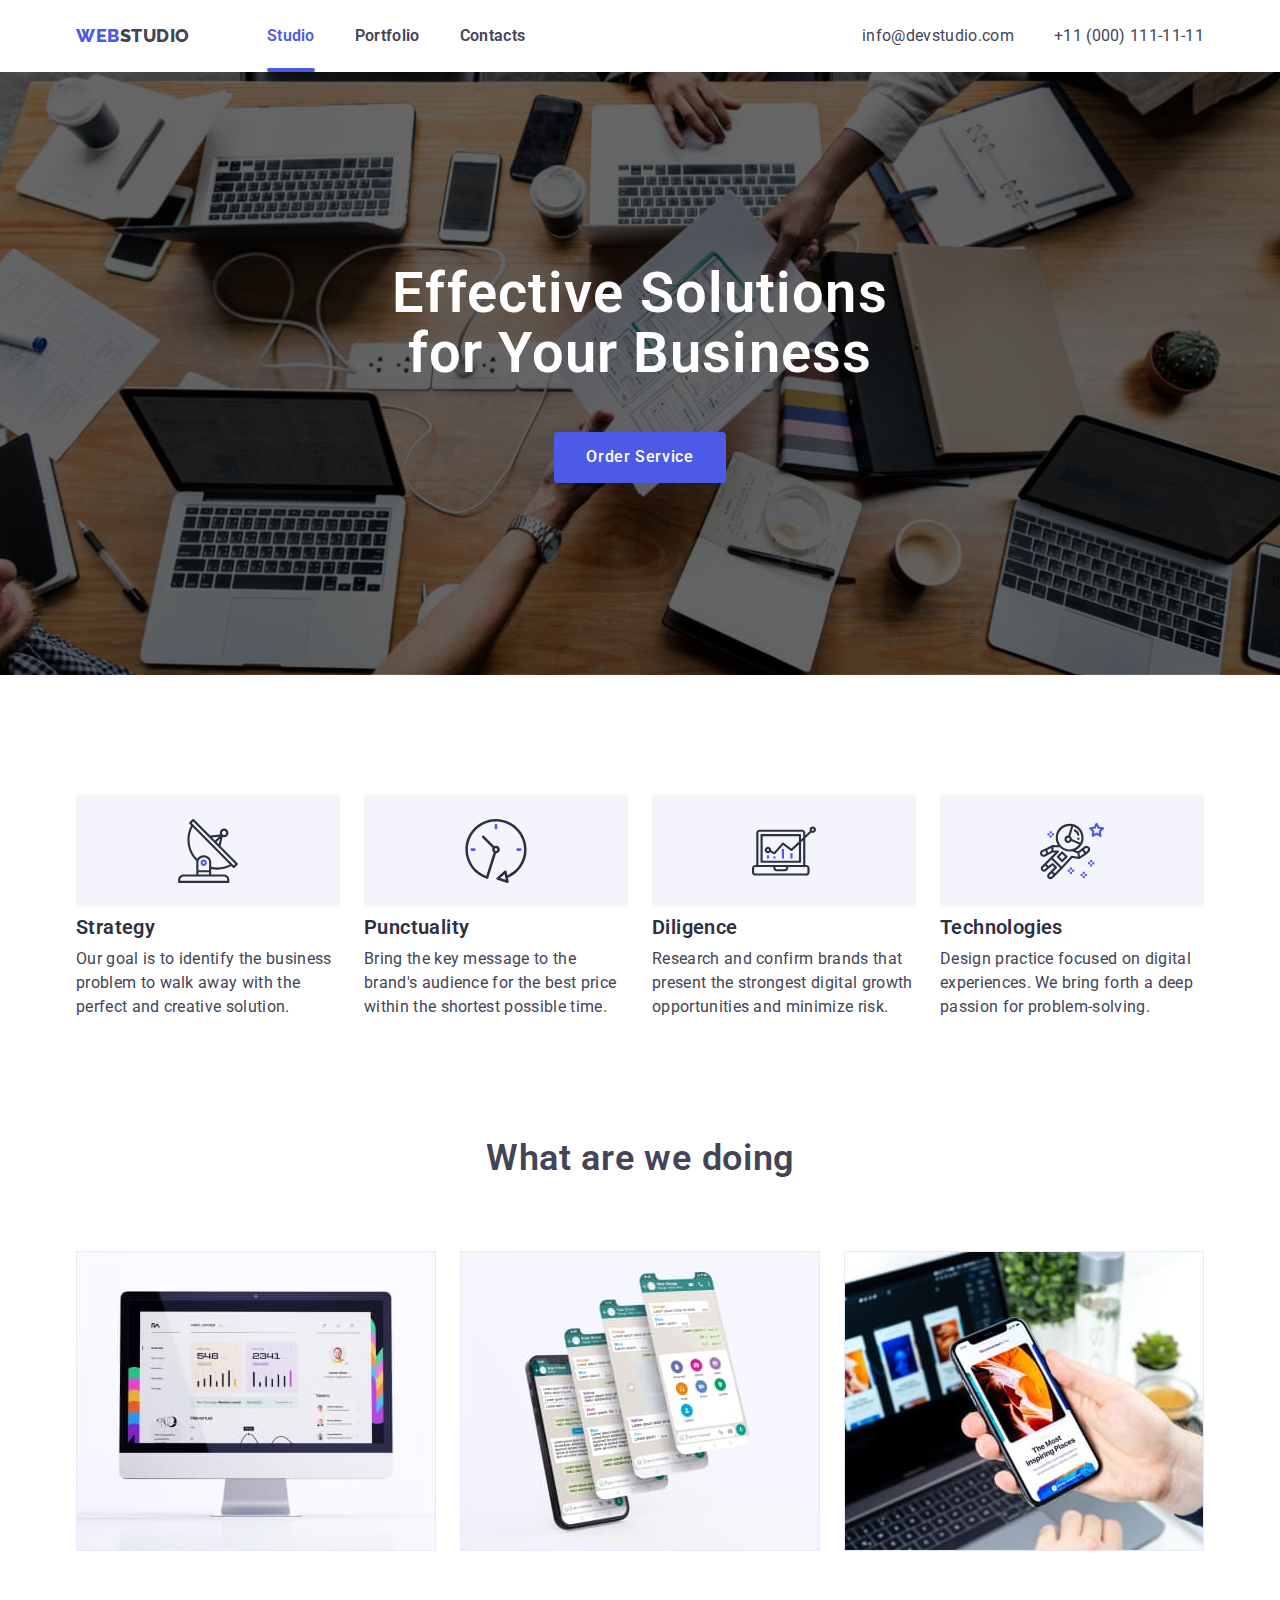
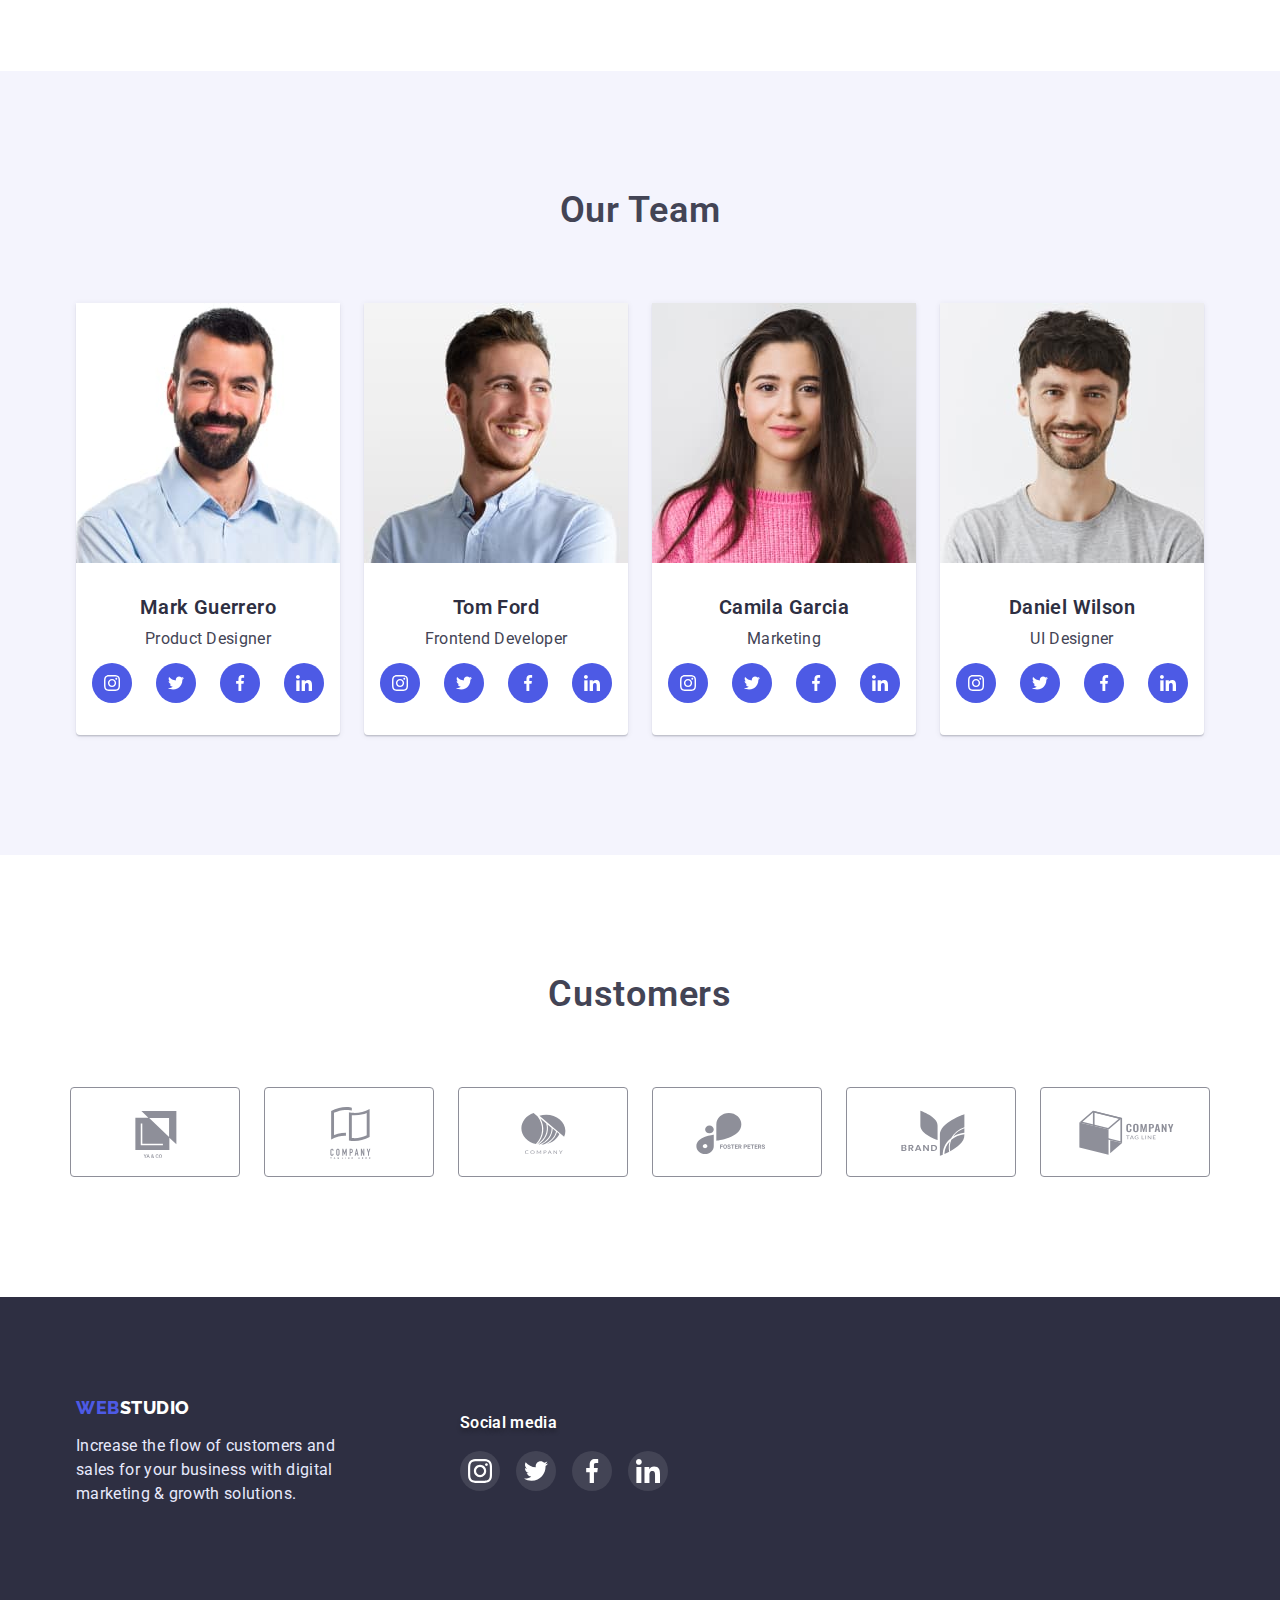
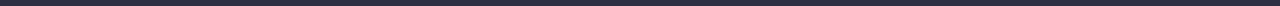
<file: index.html>
<!DOCTYPE html>
<html lang="en">
  <head>
    <meta charset="UTF-8" />
    <meta http-equiv="X-UA-Compatible" content="IE=edge" />
    <meta name="viewport" content="width=device-width, initial-scale=1.0" />
    <title>Web Studio</title>
    <link
      href="https://fonts.googleapis.com/css2?family=Raleway:wght@700&family=Roboto:wght@400;500;700;900&display=swap"
      rel="stylesheet"
    />
    <link
      rel="stylesheet"
      href="https://cdn.jsdelivr.net/npm/modern-normalize@1.1.0/modern-normalize.min.css"
    />
    <link rel="stylesheet" href="./css/styles.css" />
  </head>
  <body>
    <header class="site-header section">
      <div class="container-nav container">
        <nav class="site-nav">
          <a href="./index.html" class="logo"
            ><span class="web">Web</span>Studio</a
          >
          <ul class="nav list">
            <li class="nav-item"><a href="./index.html" class="nav-link current">Studio</a></li>
            <li class="nav-item"><a href="./portfolio.html" class="nav-link">Portfolio</a></li>
            <li class="nav-item"><a href="" class="nav-link">Contacts</a></li>
          </ul>
        </nav>
        <ul class="contacts list">
          <li>
            <a href="mailto:info@devstudio.com" class="contacts-link"
              >info@devstudio.com</a
            >
          </li>
          <li>
            <a href="tel:+110001111111" class="contacts-link"
              >+11 (000) 111-11-11</a
            >
          </li>
        </ul>
      </div>
    </header>

    <main>
      <!-- Hero -->

      <section class="hero section">
        <h1 class="hero-title">Effective Solutions for Your Business</h1>
        <button type="button" class="hero-button" data-modal-open>Order Service</button>
      </section>

      <!-- Feature -->

      <section class="feature section">
        <div class="container">
          <h2 class="visually-hidden">Feature</h2>
          <ul class="feature-list list">
            <li class="feature-item">
              <div class="feature-img">
              <svg width="64" height="64">
                <use href="./images/icons.svg#antenna"></use>
              </svg>
            </div>
              <h3 class="feature-title">Strategy</h3>
              <p class="text">
                Our goal is to identify the business problem to walk away with
                the perfect and creative solution.
              </p>
            </li>
            <li class="feature-item">
              <div class="feature-img">
              <svg width="64" height="64">
                <use href="./images/icons.svg#clock"></use>
              </svg>
            </div>
              <h3 class="feature-title">Punctuality</h3>
              <p class="text">
                Bring the key message to the brand's audience for the best price
                within the shortest possible time.
              </p>
            </li>
            <li class="feature-item">
              <div class="feature-img">
              <svg width="64" height="64">
                <use href="./images/icons.svg#diagram"></use>
              </svg>
            </div>
              <h3 class="feature-title">Diligence</h3>
              <p class="text">
                Research and confirm brands that present the strongest digital
                growth opportunities and minimize risk.
              </p>
            </li>
            <li class="feature-item">
              <div class="feature-img">
              <svg width="64" height="64">
                <use href="./images/icons.svg#astronaut"></use>
              </svg>
            </div>
              <h3 class="feature-title">Technologies</h3>
              <p class="text">
                Design practice focused on digital experiences. We bring forth a
                deep passion for problem-solving.
              </p>
            </li>
          </ul>
        </div>
      </section>

      <!-- What are we doing -->

      <section class="promotion section">
        <div class="container">
          <h2 class="section-title">What are we doing</h2>
          <ul class="promotion-list list">
            <li>
              <img
                src="./images/imac.jpg"
                alt="Desktop applications"
                width="360"
              />
            </li>
            <li>
              <img
                src="./images/ios.jpg"
                alt="Mobile applications"
                width="360"
              />
            </li>
            <li>
              <img
                src="./images/iphone.jpg"
                alt="Design solutions"
                width="360"
              />
            </li>
          </ul>
        </div>
      </section>

      <!-- Our Team -->

      <section class="team section">
        <div class="container">
          <h2 class="section-title">Our Team</h2>
          <ul class="team-list list">
            <li class="team-item">
              <img
                src="./images/guerrero.jpg"
                alt="Mark Guerrero"
                width="264"
              />
              <div class="team-card">
                <h3 class="team-title">Mark Guerrero</h3>
                <p class="text">Product Designer</p>
                <ul class="team-social list">
                  <li>
                    <a class="team-social-item" href="#">
                    <svg class="social-icon" width="16" height="16">
                      <use href="./images/icons.svg#instagram"></use>
                    </svg></a>
                  </li>
                  <li>
                    <a class="team-social-item" href="#">
                    <svg class="social-icon" width="16" height="16">
                      <use href="./images/icons.svg#twitter"></use>
                    </svg></a>
                  </li>
                  <li>
                    <a class="team-social-item" href="#">
                    <svg class="social-icon" width="16" height="16">
                      <use href="./images/icons.svg#facebook"></use>
                    </svg></a>
                  </li>
                  <li>
                    <a class="team-social-item" href="#">
                    <svg class="social-icon" width="16" height="16">
                      <use href="./images/icons.svg#linkedin"></use>
                    </svg></a>
                  </li>
                </ul>
              </div>
            </li>
            <li class="team-item">
              <img src="./images/ford.jpg" alt="Tom Ford" width="264" />
              <div class="team-card">
                <h3 class="team-title">Tom Ford</h3>
                <p class="text">Frontend Developer</p>
               <ul class="team-social list">
                  <li>
                    <a class="team-social-item" href="#">
                    <svg class="social-icon" width="16" height="16">
                      <use href="./images/icons.svg#instagram"></use>
                    </svg></a>
                  </li>
                  <li>
                    <a class="team-social-item" href="#">
                    <svg class="social-icon" width="16" height="16">
                      <use href="./images/icons.svg#twitter"></use>
                    </svg></a>
                  </li>
                  <li>
                    <a class="team-social-item" href="#">
                    <svg class="social-icon" width="16" height="16">
                      <use href="./images/icons.svg#facebook"></use>
                    </svg></a>
                  </li>
                  <li>
                    <a class="team-social-item" href="#">
                    <svg class="social-icon" width="16" height="16">
                      <use href="./images/icons.svg#linkedin"></use>
                    </svg></a>
                  </li>
                </ul>
              </div>
            </li>
            <li class="team-item">
              <img src="./images/garcia.jpg" alt="Camila Garcia" width="264" />
              <div class="team-card">
                <h3 class="team-title">Camila Garcia</h3>
                <p class="text">Marketing</p>
               <ul class="team-social list">
                  <li>
                    <a class="team-social-item" href="#">
                    <svg class="social-icon" width="16" height="16">
                      <use href="./images/icons.svg#instagram"></use>
                    </svg></a>
                  </li>
                  <li>
                    <a class="team-social-item" href="#">
                    <svg class="social-icon" width="16" height="16">
                      <use href="./images/icons.svg#twitter"></use>
                    </svg></a>
                  </li>
                  <li>
                    <a class="team-social-item" href="#">
                    <svg class="social-icon" width="16" height="16">
                      <use href="./images/icons.svg#facebook"></use>
                    </svg></a>
                  </li>
                  <li>
                    <a class="team-social-item" href="#">
                    <svg class="social-icon" width="16" height="16">
                      <use href="./images/icons.svg#linkedin"></use>
                    </svg></a>
                  </li>
                </ul>
              </div>
            </li>
            <li class="team-item">
              <img src="./images/wilson.jpg" alt="Daniel Wilson" width="264" />
              <div class="team-card">
                <h3 class="team-title">Daniel Wilson</h3>
                <p class="text">UI Designer</p>
                <ul class="team-social list">
                  <li>
                    <a class="team-social-item" href="#">
                    <svg class="social-icon" width="16" height="16">
                      <use href="./images/icons.svg#instagram"></use>
                    </svg></a>
                  </li>
                  <li>
                    <a class="team-social-item" href="#">
                    <svg class="social-icon" width="16" height="16">
                      <use href="./images/icons.svg#twitter"></use>
                    </svg></a>
                  </li>
                  <li>
                    <a class="team-social-item" href="#">
                    <svg class="social-icon" width="16" height="16">
                      <use href="./images/icons.svg#facebook"></use>
                    </svg></a>
                  </li>
                  <li>
                    <a class="team-social-item" href="#">
                    <svg class="social-icon" width="16" height="16">
                      <use href="./images/icons.svg#linkedin"></use>
                    </svg></a>
                  </li>
                </ul>
              </div>
            </li>
          </ul>
        </div>
      </section>

      <!-- Customers -->

      <section class="customers">
        <div class="container">
        <h2 class="section-title">Customers</h2>
        <ul class="customers-list list">
          <li>
            <a class="customers-item" href="#">
            <svg class="customers-icon" width="104" height="56">
              <use href="./images/icons.svg#Logo1"></use>
            </svg>
            </a>
          </li>
          <li>
            <a class="customers-item" href="#">
            <svg class="customers-icon" width="104" height="56">
              <use href="./images/icons.svg#Logo2"></use>
            </svg>
            </a>
          </li>
          <li>
            <a class="customers-item" href="#">
            <svg class="customers-icon" width="104" height="56">
              <use href="./images/icons.svg#Logo3"></use>
            </svg>
            </a>
          </li>
          <li>
            <a class="customers-item" href="#">
            <svg class="customers-icon" width="104" height="56">
              <use href="./images/icons.svg#Logo4"></use>
            </svg>
            </a>
          </li>
          <li>
            <a class="customers-item" href="#">
            <svg class="customers-icon" width="104" height="56">
              <use href="./images/icons.svg#Logo5"></use>
            </svg>
            </a>
          </li>
          <li>
            <a class="customers-item" href="#">
            <svg class="customers-icon" width="104" height="56">
              <use href="./images/icons.svg#Logo6"></use>
            </svg>
            </a>
          </li>
        </ul>
      </div>
      </section>
    </main>

    <footer class="footer section">
      <div class="footer-container container">
        <div class="footer-logo-container">
          <a href="./index.html" class="logo"
            ><span class="web">Web</span><span class="studio">Studio</span></a>
          <p class="footer-text">
            Increase the flow of customers and sales for your business with
            digital marketing & growth solutions.
          </p>
        </div>
          <div class="footer-container-social">
            <p class="social-text">Social media</p>         
          <ul class="footer-social list">
                  <li>
                    <a class="footer-social-item" href="#">
                    <svg class="social-icon" width="24" height="24">
                      <use href="./images/icons.svg#instagram"></use>
                    </svg></a>
                  </li>
                  <li>
                    <a class="footer-social-item" href="#">
                    <svg class="social-icon" width="24" height="24">
                      <use href="./images/icons.svg#twitter"></use>
                    </svg></a>
                  </li>
                  <li>
                    <a class="footer-social-item" href="#">
                    <svg class="social-icon" width="24" height="24">
                      <use href="./images/icons.svg#facebook"></use>
                    </svg></a>
                  </li>
                  <li>
                    <a class="footer-social-item" href="#">
                    <svg class="social-icon" width="24" height="24">
                      <use href="./images/icons.svg#linkedin"></use>
                    </svg></a>
                  </li>
                </ul>
        </div>
      </div>
    </footer>

    <div class="backdrop is-hidden" data-modal>
      <div class="modal">
        <button type="button" class="modal-close-btn" data-modal-close>
          <svg class="close-btn-icon" width="8" height="8">
            <use href="./images/icons.svg#close-black"></use>
          </svg>
        </button>
      </div>
    </div>

    <script src="./js/modal.js"></script>
  </body>
</html>
</file>
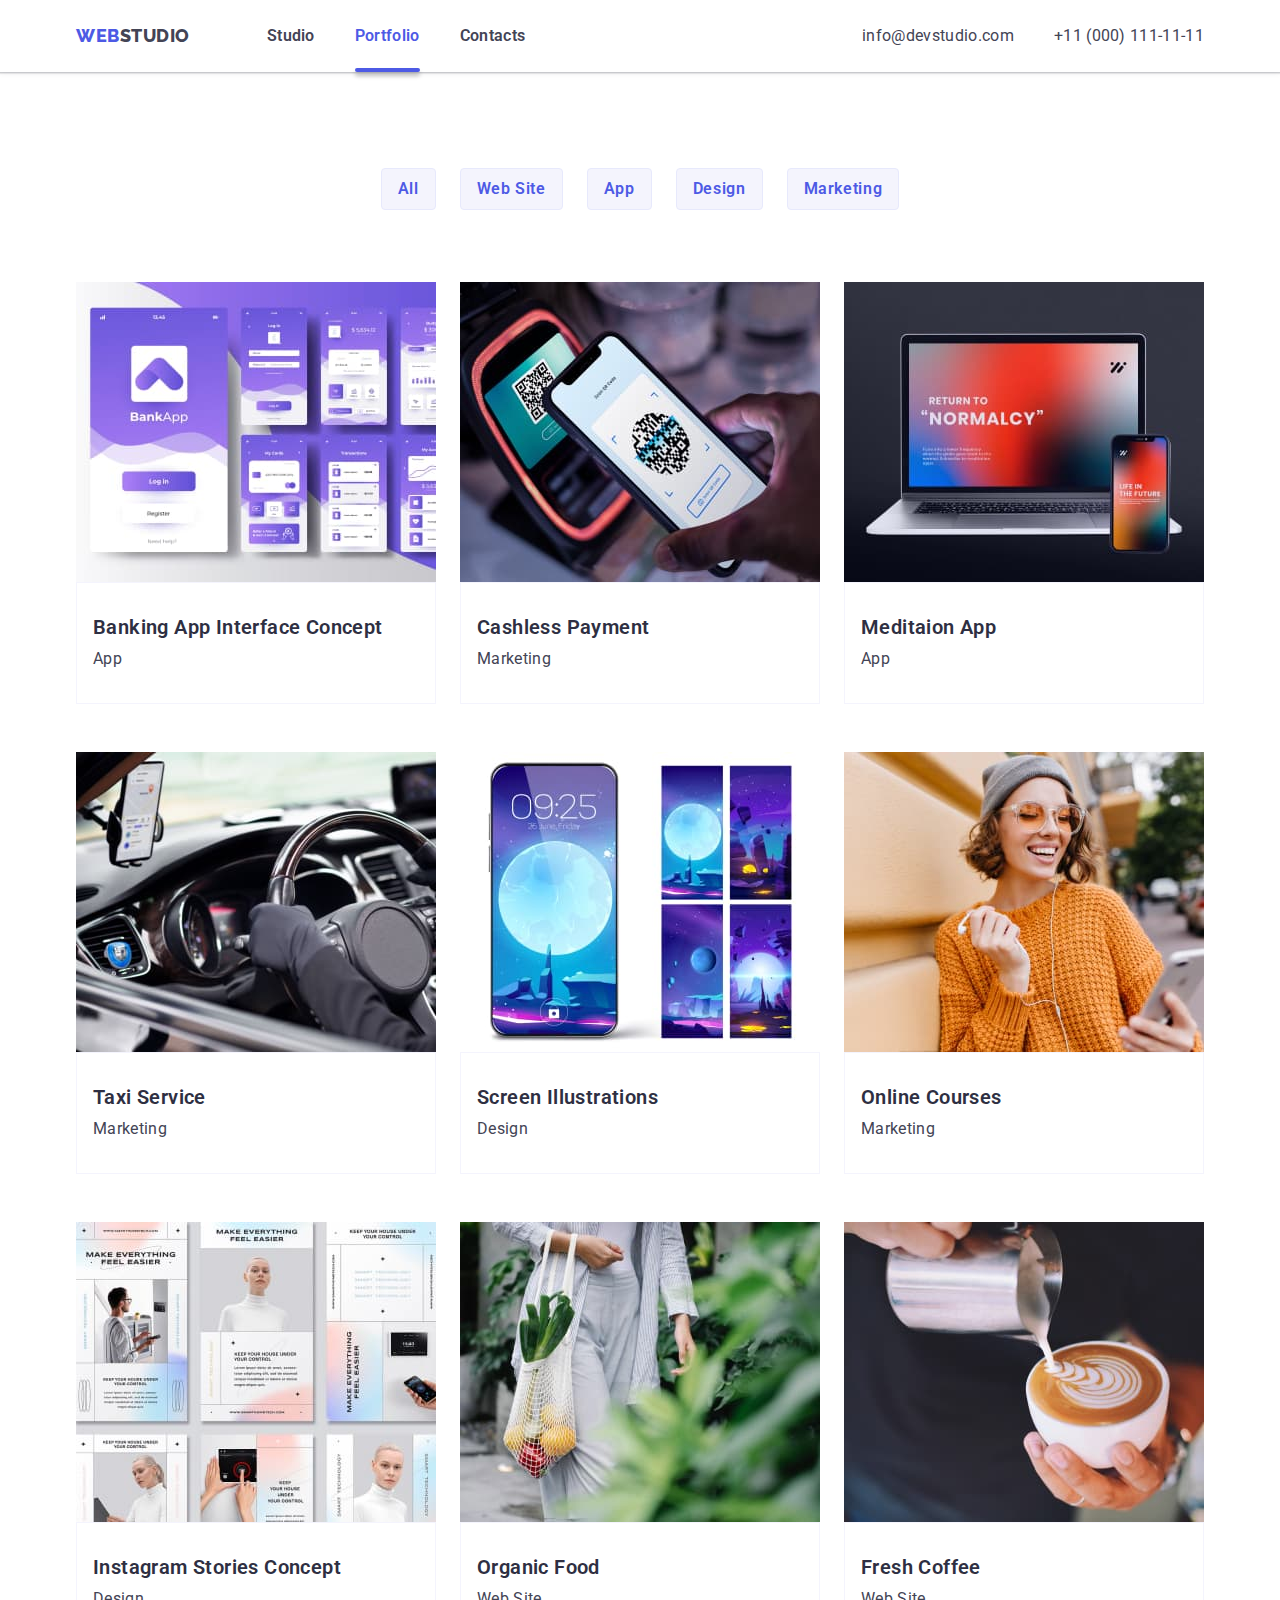
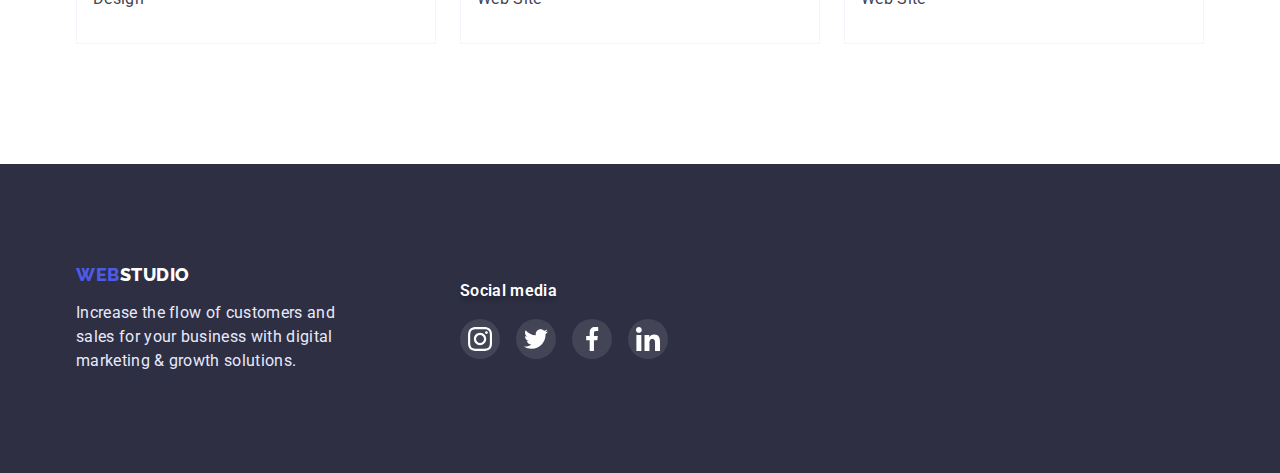
<file: portfolio.html>
<!DOCTYPE html>
<html lang="en">
  <head>
    <meta charset="UTF-8" />
    <meta http-equiv="X-UA-Compatible" content="IE=edge" />
    <meta name="viewport" content="width=device-width, initial-scale=1.0" />
    <title>Web Studio</title>
    <link
      href="https://fonts.googleapis.com/css2?family=Raleway:wght@700&family=Roboto:wght@400;500;700;900&display=swap"
      rel="stylesheet"
    />
    <link
      rel="stylesheet"
      href="https://cdn.jsdelivr.net/npm/modern-normalize@1.1.0/modern-normalize.min.css"
    />
    <link rel="stylesheet" href="./css/styles.css" />
  </head>

  <body>
    <header class="site-header section">
      <div class="container-nav container">
        <nav class="site-nav">
          <a href="./index.html" class="logo"
            ><span class="web">Web</span>Studio</a
          >
          <ul class="nav list">
            <li class="nav-item">
              <a href="./index.html" class="nav-link">Studio</a>
            </li>
            <li class="nav-item">
              <a href="./portfolio.html" class="nav-link current">Portfolio</a>
            </li>
            <li class="nav-item"><a href="" class="nav-link">Contacts</a></li>
          </ul>
        </nav>
        <ul class="contacts list">
          <li>
            <a href="mailto:info@devstudio.com" class="contacts-link"
              >info@devstudio.com</a
            >
          </li>
          <li>
            <a href="tel:+110001111111" class="contacts-link"
              >+11 (000) 111-11-11</a
            >
          </li>
        </ul>
      </div>
    </header>
    <main>
      <!-- Portfolio -->

      <section class="portfolio section">
        <div class="container">
          <h1 class="visually-hidden">Portfolio</h1>
          <ul class="filters-list list">
            <li><button type="button" class="filters-link">All</button></li>
            <li>
              <button type="button" class="filters-link">Web Site</button>
            </li>
            <li><button type="button" class="filters-link">App</button></li>
            <li><button type="button" class="filters-link">Design</button></li>
            <li>
              <button type="button" class="filters-link">Marketing</button>
            </li>
          </ul>
          <ul class="portfolio-list list">
            <li class="portfolio-item">
              <a class="portfolio-link" href="#">
                <div class="portfolio-card-img">
                  <img
                    src="./images/bankingapp.jpg"
                    alt="Banking App"
                    width="360"
                  />
                  <p class="overlay">
                    14 Stylish and User-Friendly App Design Concepts · Task
                    Manager App · Calorie Tracker App · Exotic Fruit Ecommerce
                    App · Cloud Storage App
                  </p>
                </div>
                <div class="portfolio-card">
                  <h2 class="portfolio-title">Banking App Interface Concept</h2>
                  <p class="portfolio-text">App</p>
                </div>
              </a>
            </li>
            <li class="portfolio-item">
              <a class="portfolio-link" href="#">
                <div class="portfolio-card-img">
                  <img
                    src="./images/cashlesspayment.jpg"
                    alt="Cashless Payment"
                    width="360"
                  />
                  <p class="overlay">
                    14 Stylish and User-Friendly App Design Concepts · Task
                    Manager App · Calorie Tracker App · Exotic Fruit Ecommerce
                    App · Cloud Storage App
                  </p>
                </div>
                <div class="portfolio-card">
                  <h2 class="portfolio-title">Cashless Payment</h2>
                  <p class="portfolio-text">Marketing</p>
                </div>
              </a>
            </li>
            <li class="portfolio-item">
              <a class="portfolio-link" href="#">
                <div class="portfolio-card-img">
                  <img
                    src="./images/meditaionapp.jpg"
                    alt="Meditaion App"
                    width="360"
                  />
                  <p class="overlay">
                    14 Stylish and User-Friendly App Design Concepts · Task
                    Manager App · Calorie Tracker App · Exotic Fruit Ecommerce
                    App · Cloud Storage App
                  </p>
                </div>
                <div class="portfolio-card">
                  <h2 class="portfolio-title">Meditaion App</h2>
                  <p class="portfolio-text">App</p>
                </div>
              </a>
            </li>
            <li class="portfolio-item">
              <a class="portfolio-link" href="#">
                <div class="portfolio-card-img">
                  <img
                    src="./images/taxiservice.jpg"
                    alt="Taxi Service"
                    width="360"
                  />
                  <p class="overlay">
                    14 Stylish and User-Friendly App Design Concepts · Task
                    Manager App · Calorie Tracker App · Exotic Fruit Ecommerce
                    App · Cloud Storage App
                  </p>
                </div>
                <div class="portfolio-card">
                  <h2 class="portfolio-title">Taxi Service</h2>
                  <p class="portfolio-text">Marketing</p>
                </div>
              </a>
            </li>
            <li class="portfolio-item">
              <a class="portfolio-link" href="#">
                <div class="portfolio-card-img">
                  <img
                    src="./images/screenillustrations.jpg"
                    alt="Screen Illustrations"
                    width="360"
                  />
                  <p class="overlay">
                    14 Stylish and User-Friendly App Design Concepts · Task
                    Manager App · Calorie Tracker App · Exotic Fruit Ecommerce
                    App · Cloud Storage App
                  </p>
                </div>
                <div class="portfolio-card">
                  <h2 class="portfolio-title">Screen Illustrations</h2>
                  <p class="portfolio-text">Design</p>
                </div>
              </a>
            </li>
            <li class="portfolio-item">
              <a class="portfolio-link" href="#">
                <div class="portfolio-card-img">
                  <img
                    src="./images/onlinecourses.jpg"
                    alt="Online Courses"
                    width="360"
                  />
                  <p class="overlay">
                    14 Stylish and User-Friendly App Design Concepts · Task
                    Manager App · Calorie Tracker App · Exotic Fruit Ecommerce
                    App · Cloud Storage App
                  </p>
                </div>
                <div class="portfolio-card">
                  <h2 class="portfolio-title">Online Courses</h2>
                  <p class="portfolio-text">Marketing</p>
                </div>
              </a>
            </li>
            <li class="portfolio-item">
              <a class="portfolio-link" href="#">
                <div class="portfolio-card-img">
                  <img
                    src="./images/instagramstories.jpg"
                    alt="Instagram Stories"
                    width="360"
                  />
                  <p class="overlay">
                    14 Stylish and User-Friendly App Design Concepts · Task
                    Manager App · Calorie Tracker App · Exotic Fruit Ecommerce
                    App · Cloud Storage App
                  </p>
                </div>
                <div class="portfolio-card">
                  <h2 class="portfolio-title">Instagram Stories Concept</h2>
                  <p class="portfolio-text">Design</p>
                </div>
              </a>
            </li>
            <li class="portfolio-item">
              <a class="portfolio-link" href="#">
                <div class="portfolio-card-img">
                  <img
                    src="./images/organicfood.jpg"
                    alt="Organic Food"
                    width="360"
                  />
                  <p class="overlay">
                    14 Stylish and User-Friendly App Design Concepts · Task
                    Manager App · Calorie Tracker App · Exotic Fruit Ecommerce
                    App · Cloud Storage App
                  </p>
                </div>
                <div class="portfolio-card">
                  <h2 class="portfolio-title">Organic Food</h2>
                  <p class="portfolio-text">Web Site</p>
                </div>
              </a>
            </li>
            <li class="portfolio-item">
              <a class="portfolio-link" href="#">
                <div class="portfolio-card-img">
                  <img
                    src="./images/freshcoffee.jpg"
                    alt="Fresh Coffee"
                    width="360"
                  />
                  <p class="overlay">
                    14 Stylish and User-Friendly App Design Concepts · Task
                    Manager App · Calorie Tracker App · Exotic Fruit Ecommerce
                    App · Cloud Storage App
                  </p>
                </div>
                <div class="portfolio-card">
                  <h2 class="portfolio-title">Fresh Coffee</h2>
                  <p class="portfolio-text">Web Site</p>
                </div>
              </a>
            </li>
          </ul>
        </div>
      </section>
    </main>

    <footer class="footer section">
      <div class="footer-container container">
        <div class="footer-logo-container">
          <a href="./index.html" class="logo"
            ><span class="web">Web</span><span class="studio">Studio</span></a
          >
          <p class="footer-text">
            Increase the flow of customers and sales for your business with
            digital marketing & growth solutions.
          </p>
        </div>
        <div class="footer-container-social">
          <p class="social-text">Social media</p>
          <ul class="footer-social list">
            <li>
              <a class="footer-social-item" href="#">
                <svg class="social-icon" width="24" height="24">
                  <use href="./images/icons.svg#instagram"></use></svg
              ></a>
            </li>
            <li>
              <a class="footer-social-item" href="#">
                <svg class="social-icon" width="24" height="24">
                  <use href="./images/icons.svg#twitter"></use></svg
              ></a>
            </li>
            <li>
              <a class="footer-social-item" href="#">
                <svg class="social-icon" width="24" height="24">
                  <use href="./images/icons.svg#facebook"></use></svg
              ></a>
            </li>
            <li>
              <a class="footer-social-item" href="#">
                <svg class="social-icon" width="24" height="24">
                  <use href="./images/icons.svg#linkedin"></use></svg
              ></a>
            </li>
          </ul>
        </div>
      </div>
    </footer>
  </body>
</html>
</file>
<file: css/styles.css>
:root {
  --primary-text-color: #434455;
  --secondary-accent-color: #404bbf;
  --title-text-color: #2e2f42;
  --accent-color: #4d5ae5;
  --primary-white-color: #ffffff;
  --section-team-bg-color: #f4f4fd;
  --site-backgroung-color: #e5e5e5;
  --footer-text-color: #e7e9fc;
  --customers-color: #8e8f99;
  --accent-social-color: #31d0aa;
}

h1,
h2,
h3,
h4,
p {
  margin-top: 0;
  margin-bottom: 0;
}

ul {
  margin-top: 0;
  margin-bottom: 0;
  padding-left: 0;
}

img {
  display: block;
}

button {
  cursor: pointer;
}

body {
  background-color: var(--primary-white-color);
  color: var(--primary-text-color);
  font-family: Roboto, sans-serif;
  font-size: 16px;
}

.list {
  list-style: none;
  padding-inline-start: 0;
  margin: 0;
}

.visually-hidden {
  position: absolute;
  white-space: nowrap;
  width: 1px;
  height: 1px;
  overflow: hidden;
  border: 0;
  padding: 0;
  clip: rect(0 0 0 0);
  clip-path: inset(50%);
  margin: -1px;
}

.container {
  padding: 0 15px;
  margin-left: auto;
  margin-right: auto;
  max-width: 1158px;
}

/* Header */

.site-header {
  box-shadow: 0px 2px 1px rgba(46, 47, 66, 0.08),
    0px 1px 1px rgba(46, 47, 66, 0.16), 0px 1px 6px rgba(46, 47, 66, 0.08);
}

/* .site-header:hover,
.site-header:focus {
  box-shadow: 0px 4px 4px rgba(0, 0, 0, 0.25);
} */

.logo {
  color: var(--secondary-text-color);
  font-family: Raleway, sans-serif;
  font-weight: 800;
  font-size: 18px;
  line-height: 1.33;
  letter-spacing: 0.03em;
  text-decoration: none;
  text-transform: uppercase;
}

.web {
  color: var(--accent-color);
}

.nav-item {
  position: relative;
  padding-top: 24px;
  padding-bottom: 24px;
}

.nav-link {
  transition: color 250ms cubic-bezier(0.4, 0, 0.2, 1);
  color: var(--secondary-text-color);
  font-weight: 600;
  line-height: 1.5;
  letter-spacing: 0.02em;
  text-decoration: none;
}

.nav-link.current::after {
  position: absolute;
  display: block;
  content: "";
  bottom: 0;
  width: 100%;
  height: 4px;
  border-radius: 2px;
  background-color: var(--accent-color);
  box-shadow: 0px 4px 4px rgba(0, 0, 0, 0.25);
}

.nav-link.current {
  color: var(--accent-color);
}

.nav-link:hover,
.nav-link:focus {
  color: var(--accent-color);
}

.nav-link:active {
  color: var(--accent-color);
}

.contacts-link {
  transition: color 250ms cubic-bezier(0.4, 0, 0.2, 1);
  color: var(--primary-text-color);
  line-height: 1.5;
  letter-spacing: 0.02em;
  text-decoration: none;
}

.contacts-link:hover,
.contacts-link:focus {
  color: var(--accent-color);
}

.container-nav {
  display: flex;
  align-items: center;
}

.site-nav {
  display: flex;
  align-items: center;
}

.nav {
  display: flex;
  align-items: center;
  gap: 40px;
  margin-left: 77px;
}

.contacts {
  display: flex;
  align-items: center;
  margin-left: auto;
  gap: 40px;
}

/* Hero */

.hero {
  padding-top: 192px;
  padding-bottom: 192px;
  max-width: 1440px;
  margin-left: auto;
  margin-right: auto;
  text-align: center;
  background-color: rgba(46, 47, 66, 0.7);
  background-image: linear-gradient(
      to right,
      rgba(0, 0, 0, 0.6),
      rgba(0, 0, 0, 0.6)
    ),
    url(../images/people-office.jpg);
  background-repeat: no-repeat;
  background-size: cover;
  background-position: center;
}
.hero-title {
  margin-left: auto;
  margin-right: auto;
  margin-bottom: 48px;
  max-width: 526px;
  color: var(--primary-white-color);
  font-weight: 600;
  font-size: 56px;
  line-height: 1.07;
  letter-spacing: 0.02em;
}

.hero-button {
  transition: background-color 250ms cubic-bezier(0.4, 0, 0.2, 1),
    box-shadow 250ms cubic-bezier(0.4, 0, 0.2, 1);
  padding: 16px 32px;
  border: none;
  border-radius: 4px;
  color: var(--primary-white-color);
  background-color: var(--accent-color);
  font-family: inherit;
  font-weight: 500;
  line-height: 1.18;
  letter-spacing: 0.04em;
}

.hero-button:hover,
.hero-button:focus {
  box-shadow: 0px 4px 4px rgba(0, 0, 0, 0.15);
}

.hero-button:active {
  background-color: var(--secondary-accent-color);
}

/* Feature */

.feature {
  padding-top: 120px;
  padding-bottom: 120px;
}

.feature-list {
  display: flex;
  align-items: center;
  justify-content: center;
  gap: 24px;
}

.feature-item {
  max-width: 264px;
}

.feature-img {
  display: flex;
  align-items: center;
  justify-content: center;
  padding-top: 24px;
  padding-bottom: 24px;
  margin-bottom: 8px;
  background-color: var(--section-team-bg-color);
}

.feature-title {
  margin-bottom: 8px;
  color: var(--title-text-color);
  font-weight: 600;
  font-size: 20px;
  line-height: 1.2;
  letter-spacing: 0.02em;
}

.text {
  line-height: 1.5;
  letter-spacing: 0.02em;
}

/* What are we doing */

.promotion {
  padding-bottom: 120px;
}

.promotion-list {
  display: flex;
  align-items: center;
  gap: 24px;
}

.section-title {
  margin-bottom: 72px;
  color: var(--secondary-text-color);
  font-weight: 600;
  font-size: 36px;
  line-height: 1.11;
  letter-spacing: 0.02em;
  text-align: center;
}

/* Our Team */

.team {
  padding-top: 120px;
  padding-bottom: 120px;
  background-color: var(--section-team-bg-color);
}

.team-title {
  margin-bottom: 8px;
  color: var(--title-text-color);
  font-weight: 600;
  font-size: 20px;
  line-height: 1.2;
  letter-spacing: 0.02em;
}

.team-list {
  display: flex;
  align-items: center;
  gap: 24px;
}

.team-item {
  background-color: var(--primary-white-color);
  box-shadow: 0px 1px 6px rgba(46, 47, 66, 0.08),
    0px 1px 1px rgba(46, 47, 66, 0.16), 0px 2px 1px rgba(46, 47, 66, 0.08);
  border-radius: 0px 0px 4px 4px;
}

.team-card {
  padding: 32px 16px;
  text-align: center;
}

.team-social {
  display: flex;
  align-items: center;
  justify-content: center;
  gap: 24px;
  margin-top: 12px;
}

.team-social-item {
  transition: box-shadow 250ms cubic-bezier(0.4, 0, 0.2, 1);
  display: flex;
  align-items: center;
  justify-content: center;
  width: 40px;
  height: 40px;
  background-color: var(--accent-color);
  border-radius: 50%;
}

.team-social-item:hover,
.team-social-item:focus {
  box-shadow: 0px 4px 4px rgba(0, 0, 0, 0.25);
}

.social-icon {
  fill: var(--primary-white-color);
}

/* Customers */

.customers {
  padding-top: 120px;
  padding-bottom: 120px;
}

.customers-list {
  display: flex;
  align-items: center;
  justify-content: center;
  gap: 24px;
}

.customers-item {
  transition: border-color 250ms cubic-bezier(0.4, 0, 0.2, 1);
  display: flex;
  align-items: center;
  justify-content: center;
  padding: 16px 32px;
  border: 1px solid var(--customers-color);
  border-radius: 4px;
}

.customers-item:hover,
.customers-item:focus {
  border-color: var(--accent-color);
}

.customers-icon {
  transition: fill 250ms cubic-bezier(0.4, 0, 0.2, 1);
  fill: var(--customers-color);
}

.customers-item:hover .customers-icon,
.customers-item:focus .customers-icon {
  fill: var(--accent-color);
}

/* Portfolio */

.portfolio {
  padding-top: 96px;
  padding-bottom: 120px;
}

.filters-list {
  display: flex;
  align-items: center;
  justify-content: center;
  gap: 24px;
  margin-bottom: 72px;
}

.filters-link {
  transition: background-color 250ms cubic-bezier(0.4, 0, 0.2, 1),
    color 250ms cubic-bezier(0.4, 0, 0.2, 1),
    box-shadow 250ms cubic-bezier(0.4, 0, 0.2, 1);
  padding: 8px 16px;
  border: 1px solid var(--footer-text-color);
  border-radius: 4px;
  color: var(--accent-color);
  background-color: var(--section-team-bg-color);
  font-family: inherit;
  font-weight: 600;
  line-height: 1.5;
  letter-spacing: 0.04em;
  text-align: center;
}

.filters-link:hover,
.filters-link:focus {
  background-color: var(--accent-color);
  border-color: transparent;
  color: var(--primary-white-color);
  box-shadow: 0px 4px 4px rgba(0, 0, 0, 0.25);
}

.portfolio-list {
  display: flex;
  flex-wrap: wrap;
  column-gap: 24px;
  row-gap: 48px;
}

.portfolio-card {
  padding: 32px 16px;
  margin-left: 0;
  border: 0.5px solid var(--section-team-bg-color);
}

.portfolio-title {
  margin-bottom: 8px;
  color: var(--title-text-color);
  font-weight: 600;
  font-size: 20px;
  line-height: 1.2;
  letter-spacing: 0.02em;
}

.portfolio-text {
  color: var(--primary-text-color);
  line-height: 1.5;
  letter-spacing: 0.02em;
}

.portfolio-item {
  transition: box-shadow 250ms cubic-bezier(0.4, 0, 0.2, 1);
}

.portfolio-item:hover,
.portfolio-item:focus {
  box-shadow: 0px 1px 6px rgba(46, 47, 66, 0.08),
    0px 1px 1px rgba(46, 47, 66, 0.16), 0px 2px 1px rgba(46, 47, 66, 0.08);
}

.portfolio-card-img {
  position: relative;
  overflow: hidden;
}

.portfolio-link {
  text-decoration: none;
}

.portfolio-link:hover .overlay,
.portfolio-link:focus .overlay {
  transform: translate(0, 0);
}

.overlay {
  position: absolute;
  top: 0;
  left: 0;
  width: 100%;
  height: 100%;
  /* overflow: auto; */
  transform: translate(0, 100%);
  transition: transform 250ms cubic-bezier(0.4, 0, 0.2, 1);

  padding-top: 40px;
  padding-left: 32px;
  padding-right: 32px;
  padding-bottom: 164px;
  color: var(--section-team-bg-color);
  background-color: var(--accent-color);
  line-height: 1.5;
  letter-spacing: 0.02em;
  text-decoration: none;
}

/* Footer */

.footer {
  padding-top: 100px;
  padding-bottom: 100px;
  background-color: var(--title-text-color);
}

.footer-container {
  display: flex;
  align-items: center;
}

.footer .logo {
  display: block;
  margin-bottom: 16px;
  line-height: 1.17;
}

.footer-logo-container {
  margin-left: 0;
  margin-right: 120px;
  max-width: 264px;
}

.studio {
  color: var(--primary-white-color);
}

.footer-text {
  line-height: 1.5;
  letter-spacing: 0.02em;
  color: var(--footer-text-color);
}

.footer-container-social {
  display: inline-block;
  align-items: center;
  justify-content: center;
}

.footer-social {
  display: flex;
  align-items: center;
  justify-content: center;
  gap: 16px;
}

.social-text {
  margin-bottom: 16px;
  font-weight: 600;
  line-height: 1.5;
  letter-spacing: 0.02em;
  color: var(--primary-white-color);
  text-shadow: 0px 4px 4px rgba(0, 0, 0, 0.25);
}

.footer-social-item {
  display: flex;
  align-items: center;
  justify-content: center;
  width: 40px;
  height: 40px;
  background-color: rgba(255, 255, 255, 0.1);
  border-radius: 50%;
  transition: background-color 250ms cubic-bezier(0.4, 0, 0.2, 1),
    box-shadow 250ms cubic-bezier(0.4, 0, 0.2, 1);
}

.footer-social-item:hover,
.footer-social-item:focus {
  background-color: var(--accent-social-color);
  box-shadow: 0px 4px 4px rgba(0, 0, 0, 0.25);
}

.footer-social-icon {
  fill: var(--section-team-bg-color);
}

/* Modal */

.backdrop {
  position: fixed;
  top: 0;
  left: 0;
  z-index: 100;
  width: 100%;
  height: 100%;
  background: rgba(46, 47, 66, 0.4);

  transition: opacity 250ms cubic-bezier(0.4, 0, 0.2, 1),
    visibility 250ms cubic-bezier(0.4, 0, 0.2, 1);
}

.backdrop.is-hidden {
  opacity: 0;
  visibility: hidden;
  pointer-events: none;
}

.modal {
  position: absolute;
  top: 50%;
  left: 50%;
  transform: translate(-50%, -50%);
  width: 408px;
  height: 576px;
  background-color: #fcfcfc;
  box-shadow: 0px 1px 1px rgba(0, 0, 0, 0.14), 0px 1px 3px rgba(0, 0, 0, 0.12),
    0px 2px 1px rgba(0, 0, 0, 0.2);
  border-radius: 4px;
  
  animation: scale 1000ms linear;
}

@keyframes scale {
  0% {
    scale: 0.5;
  }
  100% {
    scale: 1;
  }

}

.modal-close-btn {
  position: absolute;
  top: 24px;
  right: 24px;
  display: flex;
  align-items: center;
  justify-content: center;
  width: 24px;
  height: 24px;
  border-radius: 50%;
  border-color: rgba(0, 0, 0, 0.1);
  background-color: var(--footer-text-color);
  transition: box-shadow 250ms cubic-bezier(0.4, 0, 0.2, 1);
}

.modal-close-btn:hover,
.modal-close-btn:focus {
  box-shadow: 0px 4px 4px rgba(0, 0, 0, 0.25);
}
</file>
